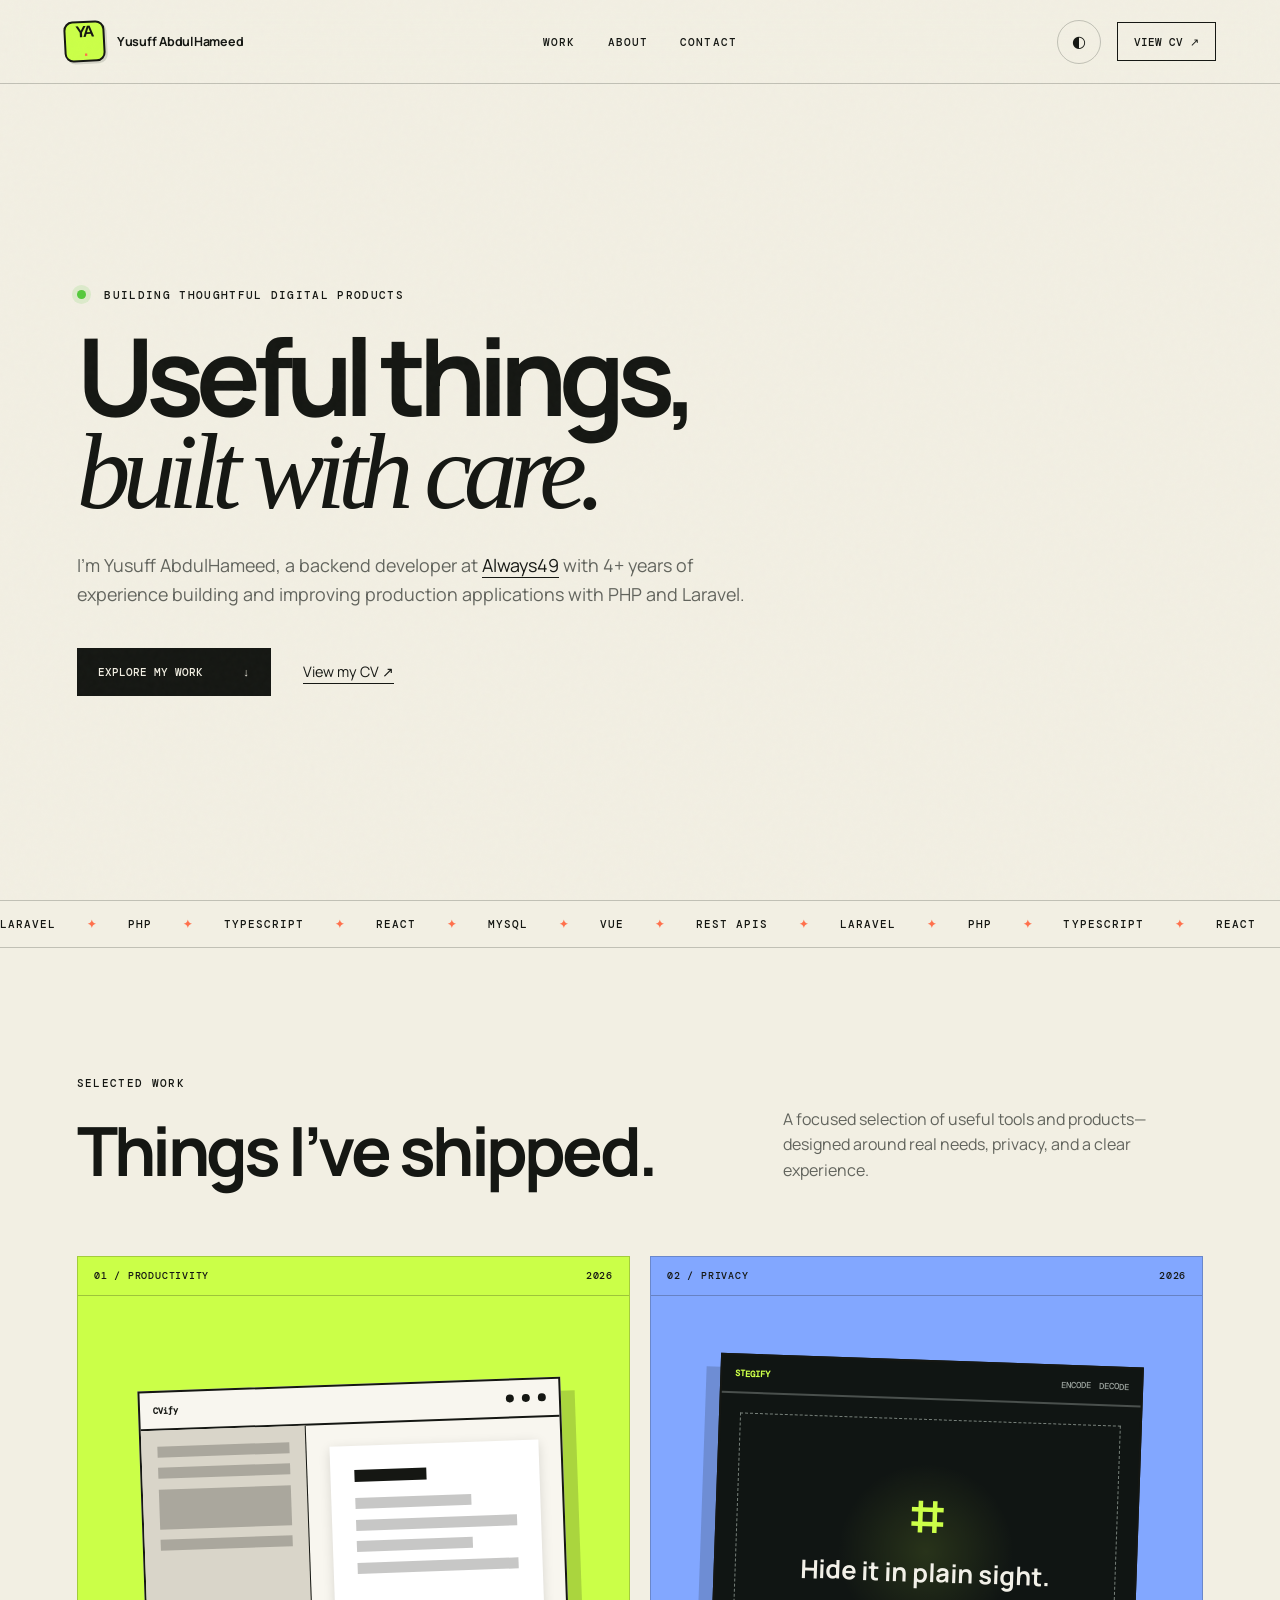
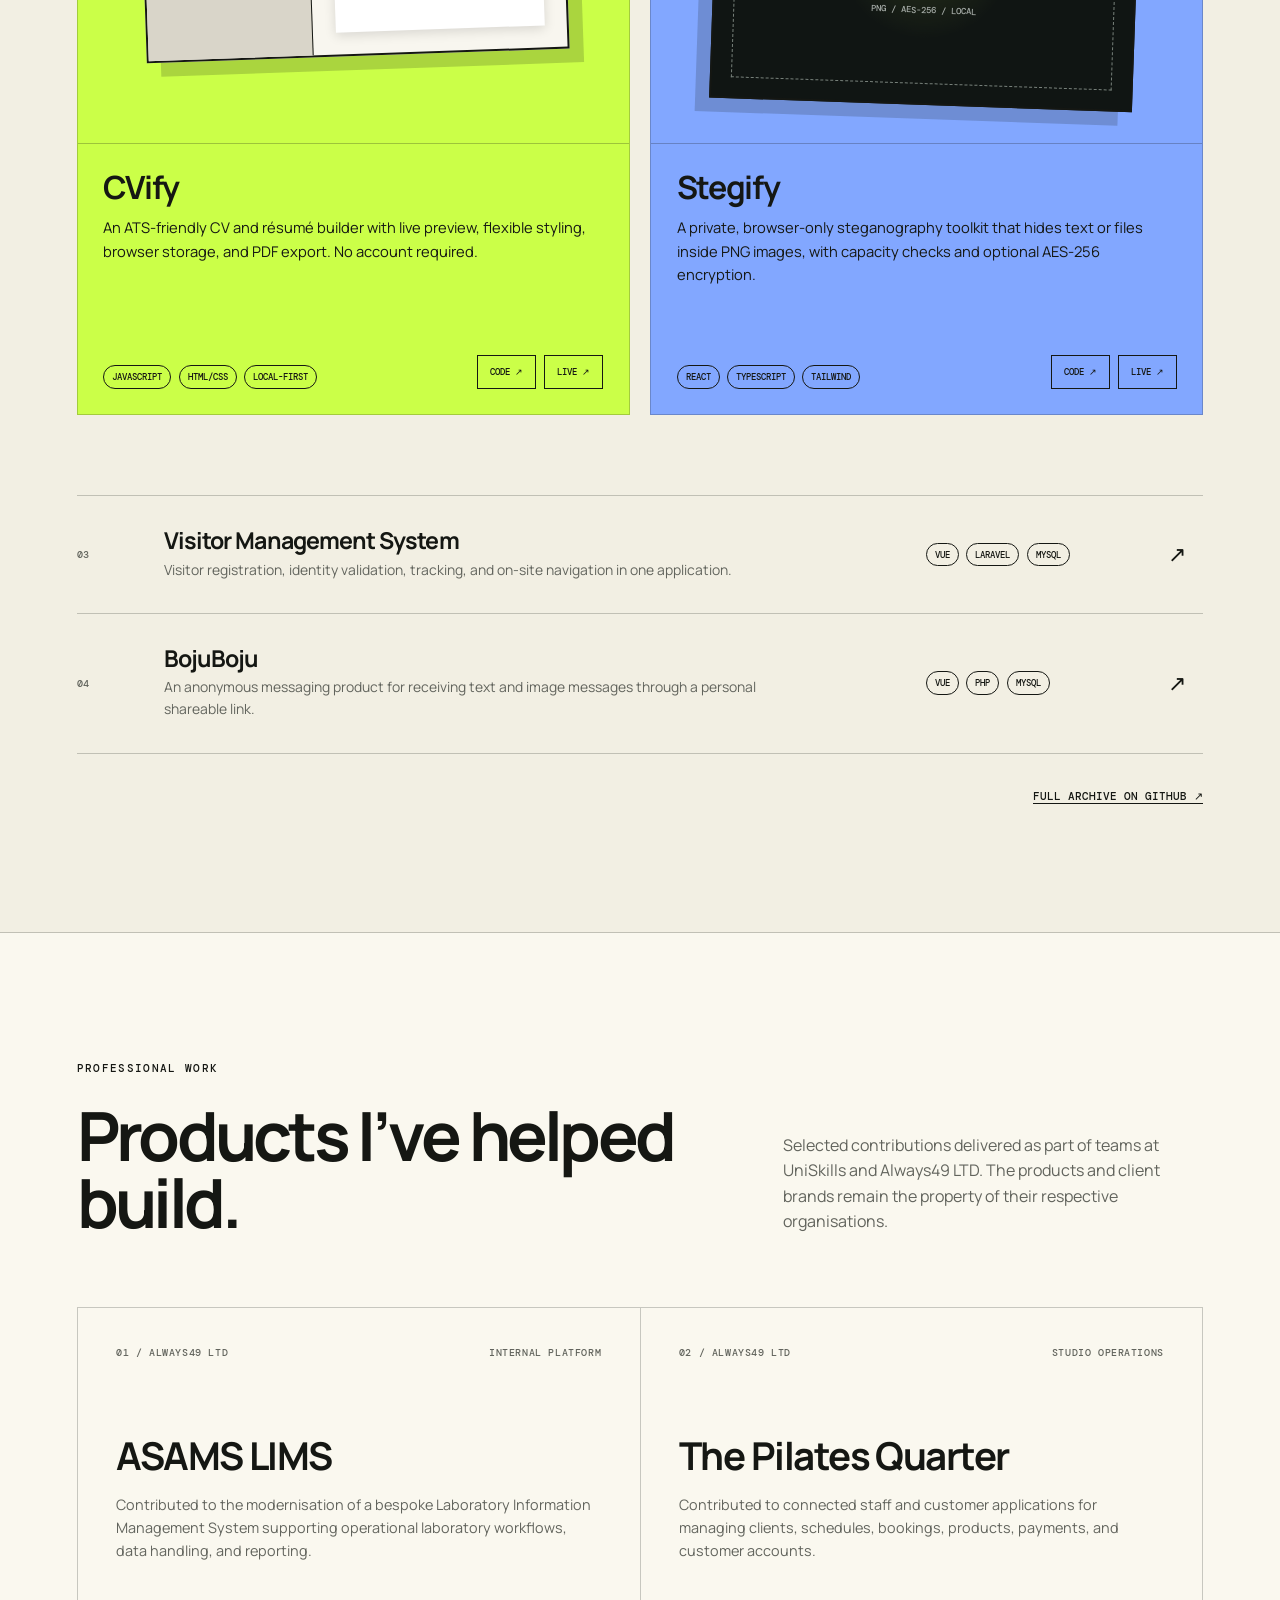
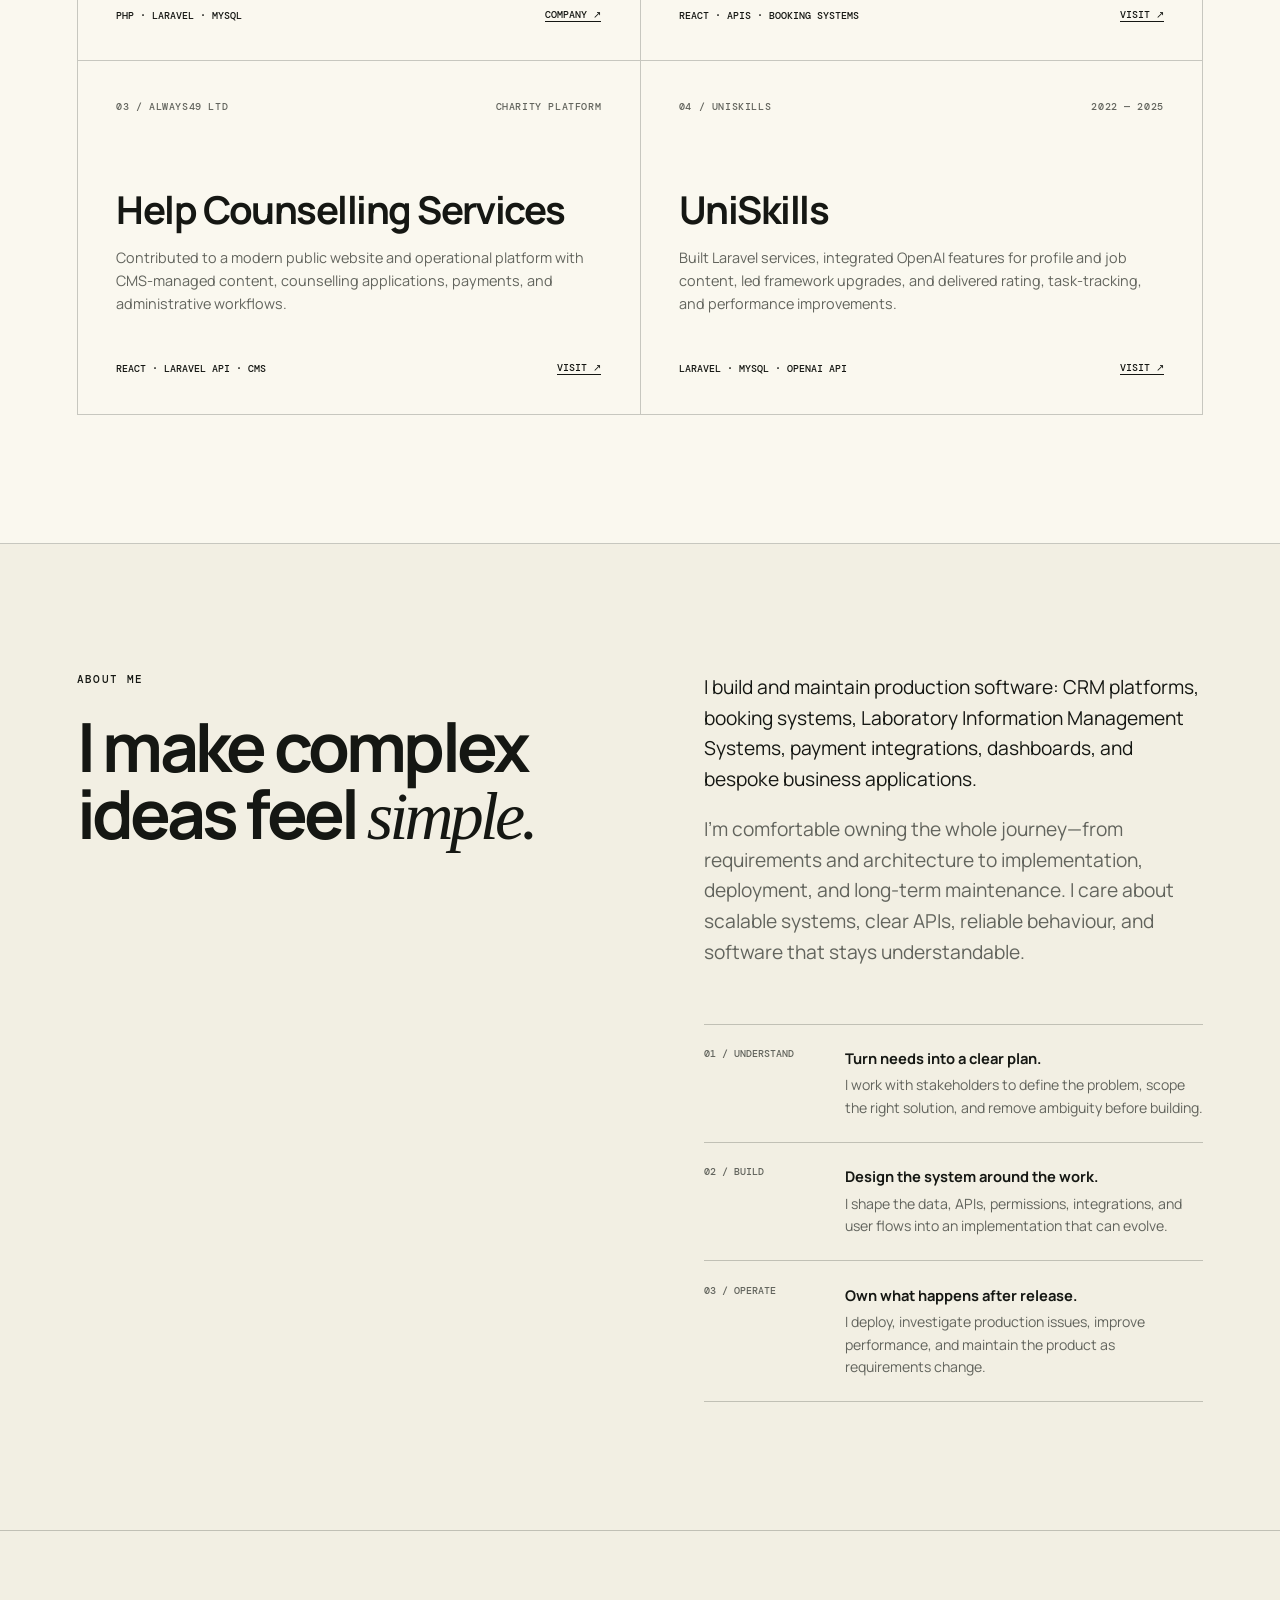
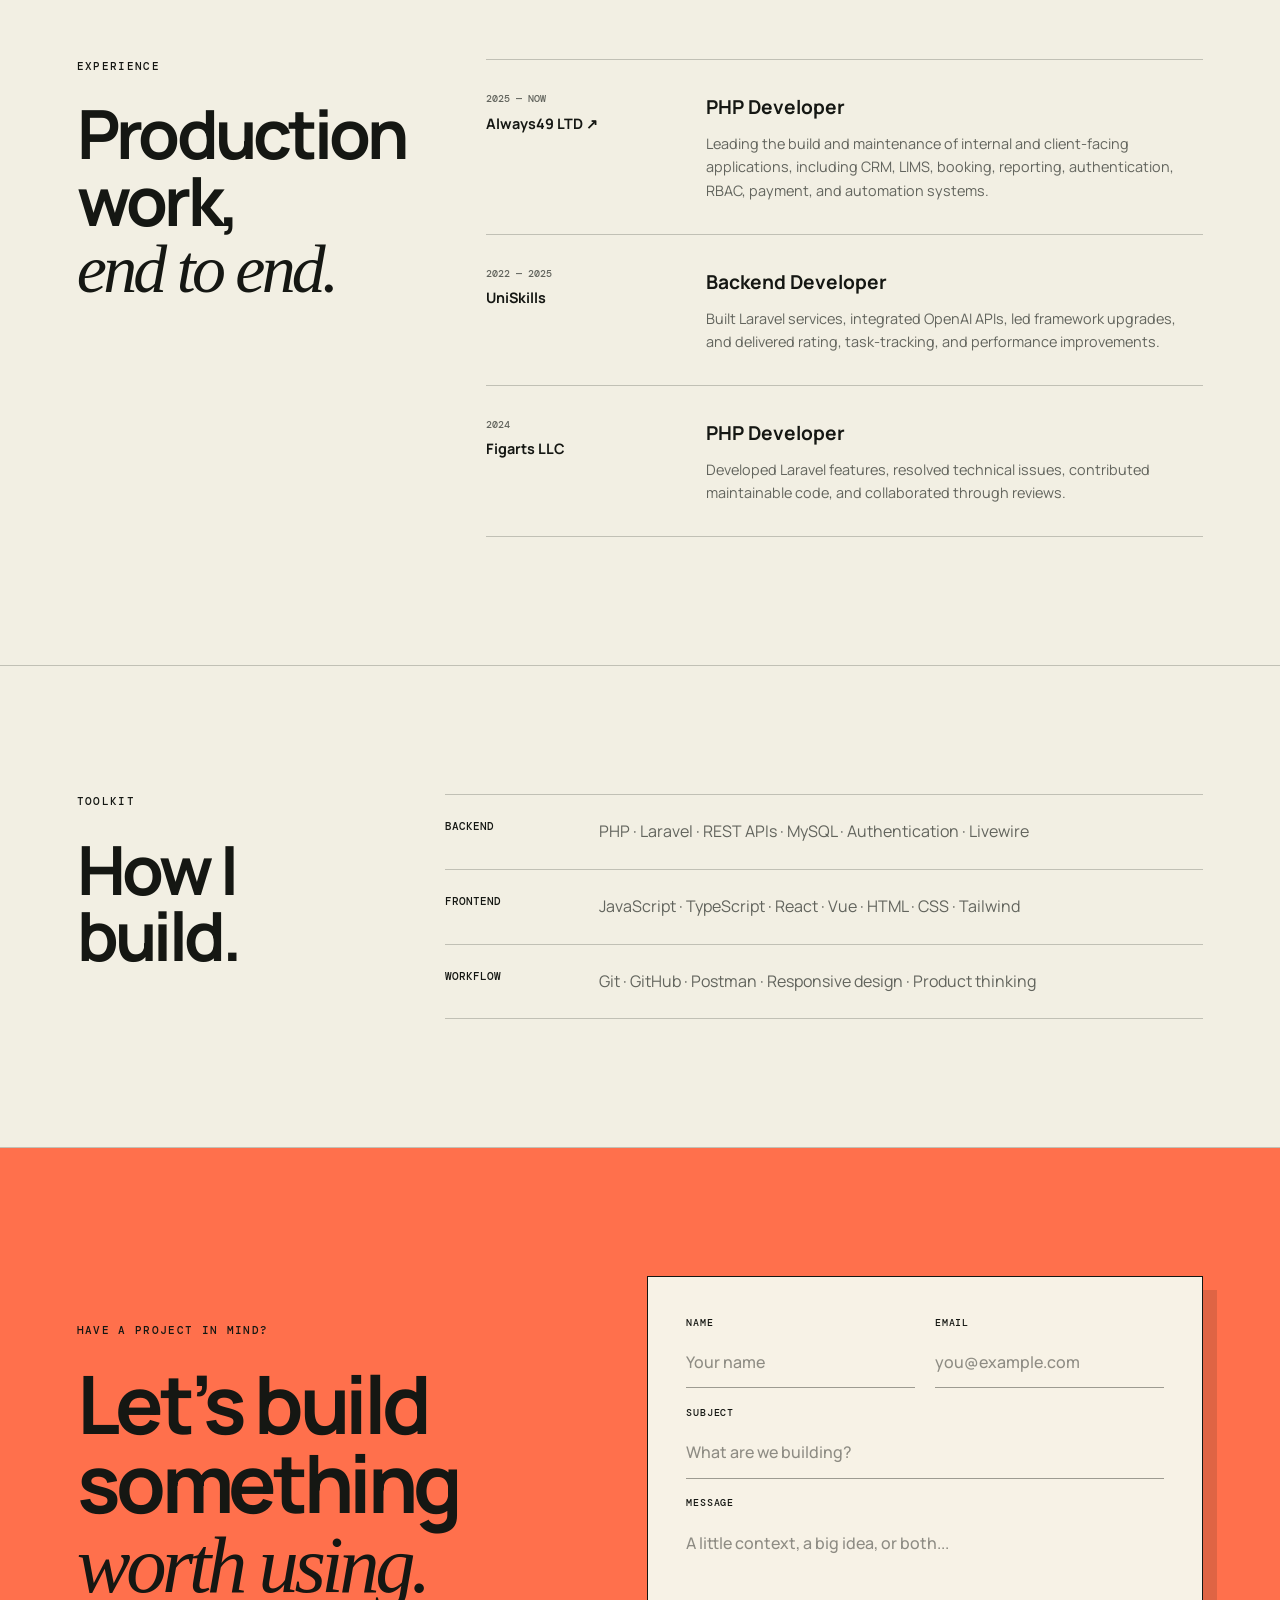
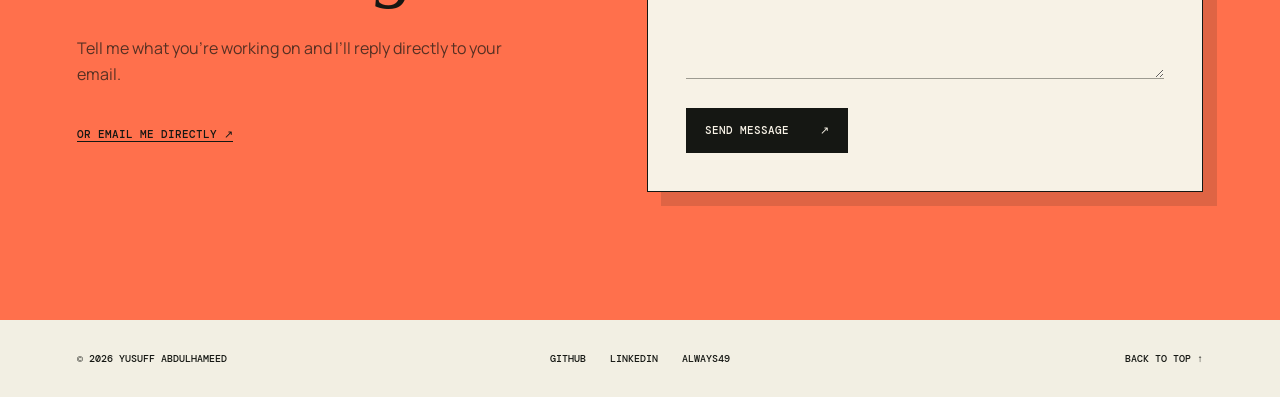
<file: index.html>
<!doctype html>
<html lang="en">
<head>
  <meta charset="utf-8">
  <meta name="viewport" content="width=device-width,initial-scale=1">
  <meta name="description" content="Yusuff AbdulHameed is a backend developer at Always49 building production web applications with PHP, Laravel, MySQL, JavaScript, React, and TypeScript.">
  <meta name="author" content="Yusuff AbdulHameed">
  <meta name="robots" content="index, follow, max-image-preview:large">
  <meta name="google-site-verification" content="m_BOcZ7d6FZKF3BkYfN6_lE_M1txneih5cZLnLTXyhE">
  <meta name="theme-color" content="#f2efe3">
  <meta property="og:title" content="Yusuff AbdulHameed | Backend Developer">
  <meta property="og:description" content="Backend developer at Always49 with 4+ years of experience building reliable production web applications.">
  <meta property="og:type" content="website">
  <meta property="og:url" content="https://youngyusuff6.netlify.app/">
  <meta property="og:site_name" content="Yusuff AbdulHameed">
  <meta property="og:locale" content="en_GB">
  <meta name="twitter:card" content="summary">
  <meta name="twitter:title" content="Yusuff AbdulHameed | Backend Developer">
  <meta name="twitter:description" content="Backend developer at Always49 building reliable web products with PHP, Laravel, and modern JavaScript.">
  <link rel="canonical" href="https://youngyusuff6.netlify.app/">
  <link rel="icon" href="favicon.svg" type="image/svg+xml">
  <link rel="preconnect" href="https://fonts.googleapis.com">
  <link rel="preconnect" href="https://fonts.gstatic.com" crossorigin>
  <link href="https://fonts.googleapis.com/css2?family=DM+Mono:wght@400;500&family=Manrope:wght@400;500;600;700;800&display=swap" rel="stylesheet">
  <link rel="stylesheet" href="styles.css">
  <script src="script.js" defer></script>
  <script type="application/ld+json">
  {
    "@context": "https://schema.org",
    "@graph": [
      {
        "@type": "Person",
        "@id": "https://youngyusuff6.netlify.app/#person",
        "name": "Yusuff AbdulHameed",
        "alternateName": ["AbdulHameed Yusuff", "Hameed Yusuff", "youngyusuff6"],
        "url": "https://youngyusuff6.netlify.app/",
        "jobTitle": "Backend Developer",
        "description": "Backend developer with more than four years of experience building production web applications with PHP and Laravel.",
        "sameAs": [
          "https://www.linkedin.com/in/youngyusuff6",
          "https://github.com/youngyusuff6"
        ],
        "worksFor": {
          "@type": "Organization",
          "name": "Always49 Ltd",
          "url": "https://always49.co.uk/",
          "sameAs": "https://find-and-update.company-information.service.gov.uk/company/11581706"
        },
        "knowsAbout": ["PHP", "Laravel", "MySQL", "REST APIs", "JavaScript", "TypeScript", "React", "Vue.js"]
      },
      {
        "@type": "WebSite",
        "@id": "https://youngyusuff6.netlify.app/#website",
        "url": "https://youngyusuff6.netlify.app/",
        "name": "Yusuff AbdulHameed | Backend Developer",
        "description": "The professional portfolio of Yusuff AbdulHameed.",
        "inLanguage": "en",
        "author": { "@id": "https://youngyusuff6.netlify.app/#person" }
      },
      {
        "@type": "ProfilePage",
        "@id": "https://youngyusuff6.netlify.app/#profile",
        "url": "https://youngyusuff6.netlify.app/",
        "name": "Yusuff AbdulHameed | Backend Developer",
        "isPartOf": { "@id": "https://youngyusuff6.netlify.app/#website" },
        "mainEntity": { "@id": "https://youngyusuff6.netlify.app/#person" }
      }
    ]
  }
  </script>
  <title>Yusuff AbdulHameed | Backend Developer</title>
</head>
<body id="top">
  <a class="skip-link" href="#main">Skip to content</a>
  <header class="site-header">
    <a class="wordmark" href="#top" aria-label="Yusuff AbdulHameed, home"><span class="logo-mark">YA<span>.</span></span><span class="logo-name">Yusuff AbdulHameed</span></a>
    <nav id="site-nav" aria-label="Main navigation"><a href="#work">Work</a><a href="#about">About</a><a href="#contact">Contact</a></nav>
    <div class="header-actions">
      <button class="theme-toggle" type="button" aria-label="Switch theme" aria-pressed="false"><span aria-hidden="true">◐</span></button>
      <a class="header-link" href="Yusuff_Abdulhameed_CV.PDF" target="_blank">View CV ↗</a>
      <button class="nav-toggle" type="button" aria-label="Open menu" aria-controls="site-nav" aria-expanded="false"><span></span><span></span></button>
    </div>
  </header>

  <main id="main">
    <section class="hero">
      <div class="hero-copy">
        <p class="eyebrow"><span></span> Building thoughtful digital products</p>
        <h1>Useful things,<br><em>built with care.</em></h1>
        <p class="intro">I’m Yusuff AbdulHameed, a backend developer at <a class="employer-link" href="https://always49.co.uk/about" target="_blank" rel="noreferrer">Always49</a> with 4+ years of experience building and improving production applications with PHP and Laravel.</p>
        <div class="hero-actions">
          <a class="button" href="#work">Explore my work <span>↓</span></a>
          <a class="inline-link" href="Yusuff_Abdulhameed_CV.PDF" target="_blank">View my CV ↗</a>
        </div>
      </div>
    </section>

    <div class="marquee" aria-label="Tools and technologies">
      <div class="marquee-track">
        <div class="marquee-group"><span>LARAVEL</span><b>✦</b><span>PHP</span><b>✦</b><span>TYPESCRIPT</span><b>✦</b><span>REACT</span><b>✦</b><span>MYSQL</span><b>✦</b><span>VUE</span><b>✦</b><span>REST APIS</span><b>✦</b></div>
        <div class="marquee-group" aria-hidden="true"><span>LARAVEL</span><b>✦</b><span>PHP</span><b>✦</b><span>TYPESCRIPT</span><b>✦</b><span>REACT</span><b>✦</b><span>MYSQL</span><b>✦</b><span>VUE</span><b>✦</b><span>REST APIS</span><b>✦</b></div>
      </div>
    </div>

    <section class="section work" id="work">
      <div class="section-head">
        <div><p class="kicker">Selected work</p><h2>Things I’ve shipped.</h2></div>
        <p>A focused selection of useful tools and products—designed around real needs, privacy, and a clear experience.</p>
      </div>

      <div class="featured-grid">
        <article class="feature cvify">
          <div class="project-meta"><span>01 / PRODUCTIVITY</span><span>2026</span></div>
          <div class="visual">
            <div class="cv-window">
              <div class="window-bar"><strong>CVify</strong><span></span><span></span><span></span></div>
              <div class="cv-layout"><div class="form-lines"><i></i><i></i><i></i><i></i></div><div class="paper"><b></b><i></i><i></i><i></i><i></i></div></div>
            </div>
          </div>
          <div class="project-copy">
            <div><h3>CVify</h3><p>An ATS-friendly CV and résumé builder with live preview, flexible styling, browser storage, and PDF export. No account required.</p></div>
            <div class="project-foot"><ul><li>JavaScript</li><li>HTML/CSS</li><li>Local-first</li></ul><div class="project-links"><a href="https://github.com/youngyusuff6/cvify" target="_blank" rel="noreferrer">Code ↗</a><a href="https://cvify-blue.vercel.app/" target="_blank" rel="noreferrer">Live ↗</a></div></div>
          </div>
        </article>

        <article class="feature stegify">
          <div class="project-meta"><span>02 / PRIVACY</span><span>2026</span></div>
          <div class="visual">
            <div class="steg-window">
              <div class="steg-bar"><strong>STEGIFY</strong><span>ENCODE</span><span>DECODE</span></div>
              <div class="dropzone"><b>⌗</b><strong>Hide it in plain sight.</strong><small>PNG / AES-256 / LOCAL</small></div>
            </div>
          </div>
          <div class="project-copy">
            <div><h3>Stegify</h3><p>A private, browser-only steganography toolkit that hides text or files inside PNG images, with capacity checks and optional AES-256 encryption.</p></div>
            <div class="project-foot"><ul><li>React</li><li>TypeScript</li><li>Tailwind</li></ul><div class="project-links"><a href="https://github.com/youngyusuff6/Stegify" target="_blank" rel="noreferrer">Code ↗</a><a href="https://stegify-us.vercel.app/" target="_blank" rel="noreferrer">Live ↗</a></div></div>
          </div>
        </article>
      </div>

      <div class="project-list">
        <article><span>03</span><div><h3>Visitor Management System</h3><p>Visitor registration, identity validation, tracking, and on-site navigation in one application.</p></div><ul><li>Vue</li><li>Laravel</li><li>MySQL</li></ul><a href="https://github.com/youngyusuff6/VMS" target="_blank" rel="noreferrer" aria-label="View VMS on GitHub">↗</a></article>
        <article><span>04</span><div><h3>BojuBoju</h3><p>An anonymous messaging product for receiving text and image messages through a personal shareable link.</p></div><ul><li>Vue</li><li>PHP</li><li>MySQL</li></ul><a href="https://github.com/youngyusuff6/BojuBoju" target="_blank" rel="noreferrer" aria-label="View BojuBoju on GitHub">↗</a></article>
      </div>
      <a class="archive-link" href="https://github.com/youngyusuff6?tab=repositories" target="_blank" rel="noreferrer">Full archive on GitHub ↗</a>
    </section>

    <section class="section professional-work" id="professional-work">
      <div class="section-head">
        <div><p class="kicker">Professional work</p><h2>Products I’ve helped build.</h2></div>
        <p>Selected contributions delivered as part of teams at UniSkills and Always49 LTD. The products and client brands remain the property of their respective organisations.</p>
      </div>
      <div class="professional-grid">
        <article>
          <div class="professional-meta"><span>01 / ALWAYS49 LTD</span><span>INTERNAL PLATFORM</span></div>
          <h3>ASAMS LIMS</h3>
          <p>Contributed to the modernisation of a bespoke Laboratory Information Management System supporting operational laboratory workflows, data handling, and reporting.</p>
          <div class="professional-foot"><span>PHP · Laravel · MySQL</span><a href="https://www.asams.co.uk/" target="_blank" rel="noreferrer" aria-label="Visit ASAMS">Company ↗</a></div>
        </article>
        <article>
          <div class="professional-meta"><span>02 / ALWAYS49 LTD</span><span>STUDIO OPERATIONS</span></div>
          <h3>The Pilates Quarter</h3>
          <p>Contributed to connected staff and customer applications for managing clients, schedules, bookings, products, payments, and customer accounts.</p>
          <div class="professional-foot"><span>React · APIs · Booking systems</span><a href="https://thepilatesquarter.com/" target="_blank" rel="noreferrer" aria-label="Visit The Pilates Quarter">Visit ↗</a></div>
        </article>
        <article>
          <div class="professional-meta"><span>03 / ALWAYS49 LTD</span><span>CHARITY PLATFORM</span></div>
          <h3>Help Counselling Services</h3>
          <p>Contributed to a modern public website and operational platform with CMS-managed content, counselling applications, payments, and administrative workflows.</p>
          <div class="professional-foot"><span>React · Laravel API · CMS</span><a href="https://helpcounselling.co.uk/" target="_blank" rel="noreferrer" aria-label="Visit Help Counselling Services">Visit ↗</a></div>
        </article>
        <article>
          <div class="professional-meta"><span>04 / UNISKILLS</span><span>2022 — 2025</span></div>
          <h3>UniSkills</h3>
          <p>Built Laravel services, integrated OpenAI features for profile and job content, led framework upgrades, and delivered rating, task-tracking, and performance improvements.</p>
          <div class="professional-foot"><span>Laravel · MySQL · OpenAI API</span><a href="https://uniskills.net/" target="_blank" rel="noreferrer" aria-label="Visit UniSkills">Visit ↗</a></div>
        </article>
      </div>
    </section>

    <section class="section about" id="about">
      <div class="about-title"><p class="kicker">About me</p><h2>I make complex ideas feel <em>simple.</em></h2></div>
      <div class="about-copy">
        <p>I build and maintain production software: CRM platforms, booking systems, Laboratory Information Management Systems, payment integrations, dashboards, and bespoke business applications.</p>
        <p>I’m comfortable owning the whole journey—from requirements and architecture to implementation, deployment, and long-term maintenance. I care about scalable systems, clear APIs, reliable behaviour, and software that stays understandable.</p>
        <div class="principles" aria-label="How I work">
          <div><span>01 / UNDERSTAND</span><p><strong>Turn needs into a clear plan.</strong> I work with stakeholders to define the problem, scope the right solution, and remove ambiguity before building.</p></div>
          <div><span>02 / BUILD</span><p><strong>Design the system around the work.</strong> I shape the data, APIs, permissions, integrations, and user flows into an implementation that can evolve.</p></div>
          <div><span>03 / OPERATE</span><p><strong>Own what happens after release.</strong> I deploy, investigate production issues, improve performance, and maintain the product as requirements change.</p></div>
        </div>
      </div>
    </section>

    <section class="section experience" id="experience">
      <div><p class="kicker">Experience</p><h2>Production work,<br><em>end to end.</em></h2></div>
      <div class="timeline">
        <article><div><span>2025 — NOW</span><strong><a href="https://always49.co.uk/about" target="_blank" rel="noreferrer">Always49 LTD ↗</a></strong></div><div><h3>PHP Developer</h3><p>Leading the build and maintenance of internal and client-facing applications, including CRM, LIMS, booking, reporting, authentication, RBAC, payment, and automation systems.</p></div></article>
        <article><div><span>2022 — 2025</span><strong>UniSkills</strong></div><div><h3>Backend Developer</h3><p>Built Laravel services, integrated OpenAI APIs, led framework upgrades, and delivered rating, task-tracking, and performance improvements.</p></div></article>
        <article><div><span>2024</span><strong>Figarts LLC</strong></div><div><h3>PHP Developer</h3><p>Developed Laravel features, resolved technical issues, contributed maintainable code, and collaborated through reviews.</p></div></article>
      </div>
    </section>

    <section class="section toolkit">
      <div><p class="kicker">Toolkit</p><h2>How I build.</h2></div>
      <div class="tools"><div><span>Backend</span><p>PHP · Laravel · REST APIs · MySQL · Authentication · Livewire</p></div><div><span>Frontend</span><p>JavaScript · TypeScript · React · Vue · HTML · CSS · Tailwind</p></div><div><span>Workflow</span><p>Git · GitHub · Postman · Responsive design · Product thinking</p></div></div>
    </section>

    <section class="contact" id="contact">
      <div class="contact-copy">
        <p class="kicker">Have a project in mind?</p>
        <h2>Let’s build something<br><em>worth using.</em></h2>
        <p>Tell me what you’re working on and I’ll reply directly to your email.</p>
        <a href="mailto:youngyusuff006@gmail.com">Or email me directly ↗</a>
      </div>
      <form id="contact-form" class="contact-form">
        <div class="form-row">
          <label>Name<input name="name" type="text" autocomplete="name" maxlength="100" required placeholder="Your name"></label>
          <label>Email<input name="email" type="email" autocomplete="email" maxlength="160" required placeholder="you@example.com"></label>
        </div>
        <label>Subject<input name="subject" type="text" maxlength="160" required placeholder="What are we building?"></label>
        <label>Message<textarea name="message" rows="6" maxlength="5000" required placeholder="A little context, a big idea, or both..."></textarea></label>
        <label class="form-trap" aria-hidden="true">Company<input name="company" type="text" tabindex="-1" autocomplete="off"></label>
        <div class="form-submit"><button type="submit">Send message <span>↗</span></button><p id="form-status" role="status" aria-live="polite"></p></div>
      </form>
    </section>
  </main>

  <footer><p>© <span id="year">2026</span> Yusuff AbdulHameed</p><div><a href="https://github.com/youngyusuff6" target="_blank" rel="me noreferrer">GitHub</a><a href="https://www.linkedin.com/in/youngyusuff6" target="_blank" rel="me noreferrer">LinkedIn</a><a href="https://always49.co.uk/about" target="_blank" rel="noreferrer">Always49</a></div><a href="#top">Back to top ↑</a></footer>
</body>
</html>
</file>
<file: styles.css>
:root{--paper:#f2efe3;--soft:#faf8ef;--ink:#151713;--muted:#62645d;--line:rgba(21,23,19,.22);--acid:#cbff48;--blue:#82a7ff;--orange:#ff704c;--glass:rgba(242,239,227,.88)}
[data-theme=dark]{--paper:#161813;--soft:#20221d;--ink:#f5f0df;--muted:#a9aa9f;--line:rgba(245,240,223,.22);--glass:rgba(22,24,19,.9)}
*{box-sizing:border-box}html{scroll-behavior:smooth}body{margin:0;color:var(--ink);background:var(--paper);font:16px/1.6 Manrope,sans-serif;transition:.25s}body:before{content:"";position:fixed;inset:0;z-index:90;pointer-events:none;opacity:.1;background-image:url("data:image/svg+xml,%3Csvg viewBox='0 0 180 180' xmlns='http://www.w3.org/2000/svg'%3E%3Cfilter id='n'%3E%3CfeTurbulence type='fractalNoise' baseFrequency='.9' numOctaves='3' stitchTiles='stitch'/%3E%3C/filter%3E%3Crect width='100%25' height='100%25' filter='url(%23n)' opacity='.22'/%3E%3C/svg%3E")}a{color:inherit;text-decoration:none}button{color:inherit;font:inherit}p,h1,h2,h3{margin-top:0}::selection{background:var(--acid);color:#151713}.skip-link{position:fixed;top:-5rem;left:1rem;z-index:100;padding:.7rem 1rem;background:var(--ink);color:var(--paper)}.skip-link:focus{top:1rem}
.site-header{position:sticky;top:0;z-index:50;height:84px;display:grid;grid-template-columns:1fr auto 1fr;align-items:center;padding:0 clamp(1.25rem,5vw,5rem);border-bottom:1px solid var(--line);background:var(--glass);backdrop-filter:blur(16px)}.wordmark{width:max-content;font-size:1.5rem;font-weight:800;letter-spacing:-.08em}.wordmark span{color:var(--orange)}nav{display:flex;gap:2rem;font:500 .7rem DM Mono,monospace;letter-spacing:.1em;text-transform:uppercase}nav a,footer a{position:relative}nav a:after,footer a:after{content:"";position:absolute;left:0;right:100%;bottom:-4px;height:1px;background:currentColor;transition:.2s}nav a:hover:after,footer a:hover:after{right:0}.header-actions{justify-self:end;display:flex;align-items:center;gap:1rem}.theme-toggle,.nav-toggle{width:2.75rem;height:2.75rem;border:1px solid var(--line);border-radius:50%;background:transparent;cursor:pointer;transition:.2s}.theme-toggle:hover{transform:rotate(25deg);background:var(--soft)}.header-link{padding:.7rem 1rem;border:1px solid var(--ink);font:500 .68rem DM Mono,monospace;text-transform:uppercase}.nav-toggle{display:none;place-content:center;gap:5px}.nav-toggle span{display:block;width:16px;height:1px;background:currentColor;transition:.2s}.menu-open .nav-toggle span:first-child{transform:translateY(3px) rotate(45deg)}.menu-open .nav-toggle span:last-child{transform:translateY(-3px) rotate(-45deg)}
.hero{min-height:calc(100vh - 84px);display:grid;grid-template-columns:minmax(0,1.45fr) minmax(320px,.55fr);border-bottom:1px solid var(--line)}.hero-copy{padding:clamp(4rem,8vw,8.5rem) clamp(1.25rem,6vw,7.5rem);display:flex;flex-direction:column;justify-content:center}.eyebrow,.kicker{margin-bottom:1.7rem;font:500 .69rem DM Mono,monospace;letter-spacing:.12em;text-transform:uppercase}.eyebrow>span{display:inline-block;width:.55rem;height:.55rem;margin-right:.65rem;border-radius:50%;background:#55ca3d;box-shadow:0 0 0 5px rgba(85,202,61,.14)}h1{max-width:1000px;margin-bottom:2rem;font-size:clamp(3.7rem,8.4vw,8.8rem);font-weight:700;line-height:.86;letter-spacing:-.075em}h1 em,h2 em{font-family:Georgia,serif;font-weight:400}.intro{max-width:680px;margin-bottom:2.5rem;color:var(--muted);font-size:clamp(1rem,1.4vw,1.25rem)}.hero-actions{display:flex;align-items:center;gap:2rem}.button{display:flex;gap:2.5rem;align-items:center;padding:1rem 1.25rem;color:var(--paper);background:var(--ink);border:1px solid var(--ink);font:500 .7rem DM Mono,monospace;text-transform:uppercase}.button span{transition:.2s}.button:hover span{transform:translateY(4px)}.inline-link{border-bottom:1px solid;font-size:.9rem}.hero-art{position:relative;min-height:620px;overflow:hidden;padding:1.5rem;color:#151713;background:var(--acid);border-left:1px solid var(--line)}.art-meta{position:relative;z-index:2;display:flex;justify-content:space-between;font:500 .65rem DM Mono,monospace;letter-spacing:.1em}.monogram{position:absolute;z-index:2;top:50%;left:50%;display:flex;transform:translate(-50%,-50%) rotate(-6deg);font-size:clamp(7rem,12vw,13rem);line-height:.8;letter-spacing:-.19em}.monogram b:last-child{color:transparent;-webkit-text-stroke:2px #151713}.hero-art>p{position:absolute;z-index:2;bottom:1.5rem;left:1.5rem;font:500 .67rem DM Mono,monospace}.hero-art>p span{margin-right:1rem;opacity:.5}.hero-art>i{position:absolute;width:135%;aspect-ratio:1;top:17%;left:-55%;border:1px solid rgba(21,23,19,.36);border-radius:50%}.hero-art>i:last-child{width:95%;top:28%;left:38%}
.marquee{overflow:hidden;padding:1rem 0;border-bottom:1px solid var(--line);white-space:nowrap;font:500 .67rem DM Mono,monospace;letter-spacing:.1em}.marquee-track{display:flex;width:max-content;will-change:transform;animation:marquee-scroll 24s linear infinite}.marquee-group{display:flex;flex:none;align-items:center;gap:clamp(1rem,2.4vw,2.5rem);padding-right:clamp(1rem,2.4vw,2.5rem)}.marquee b{color:var(--orange)}.marquee:hover .marquee-track{animation-play-state:paused}@keyframes marquee-scroll{to{transform:translateX(-50%)}}.section{padding:clamp(5rem,10vw,10rem) clamp(1.25rem,6vw,7.5rem);border-bottom:1px solid var(--line)}.section-head{display:grid;grid-template-columns:1fr minmax(260px,420px);gap:3rem;align-items:end;margin-bottom:4.5rem}.section h2,.contact h2{margin:0;font-size:clamp(2.7rem,5.3vw,5.8rem);line-height:.98;letter-spacing:-.055em}.section-head>p{margin:0;color:var(--muted)}
.featured-grid{display:grid;grid-template-columns:1fr 1fr;gap:1.25rem}.feature{min-width:0;color:#151713;border:1px solid var(--line)}.cvify{background:var(--acid)}.stegify{background:var(--blue)}.project-meta{display:flex;justify-content:space-between;padding:.8rem 1rem;border-bottom:1px solid rgba(21,23,19,.25);font:500 .62rem DM Mono,monospace;letter-spacing:.08em}.visual{height:clamp(300px,35vw,500px);display:grid;place-items:center;overflow:hidden;padding:clamp(2rem,5vw,5rem);border-bottom:1px solid rgba(21,23,19,.25)}.cv-window,.steg-window{width:100%;max-width:540px;border:2px solid #151713;box-shadow:14px 14px 0 rgba(21,23,19,.18);transform:rotate(-2deg)}.cv-window{background:#f8f6ef}.window-bar,.steg-bar{height:38px;display:flex;gap:.5rem;align-items:center;padding:0 .8rem;border-bottom:2px solid #151713;font:500 .55rem DM Mono,monospace}.window-bar strong,.steg-bar strong{margin-right:auto}.window-bar span{width:8px;height:8px;border-radius:50%;background:#151713}.cv-layout{display:grid;grid-template-columns:.65fr 1fr;min-height:230px}.form-lines{padding:1rem;border-right:1px solid #151713;background:#d9d5c9}.form-lines i,.paper i{display:block;height:11px;margin-bottom:.65rem;background:rgba(21,23,19,.24)}.form-lines i:nth-child(3){height:40px}.paper{margin:1.4rem;padding:1.5rem;background:#fff;box-shadow:0 3px 12px #0002}.paper b{display:block;width:45%;height:12px;margin-bottom:1rem;background:#151713}.paper i:nth-child(even){width:72%}.steg-window{color:#f2f0e8;background:#101513;box-shadow:-14px 14px 0 rgba(21,23,19,.18);transform:rotate(2deg)}.steg-bar{border-color:#4a504d}.steg-bar strong{color:var(--acid)}.steg-bar span{color:#9ba39e}.dropzone{min-height:265px;margin:1.2rem;display:flex;flex-direction:column;align-items:center;justify-content:center;border:1px dashed #77807a;background:radial-gradient(circle,rgba(203,255,72,.13),transparent 38%)}.dropzone>b{color:var(--acid);font-size:3.5rem;line-height:1}.dropzone>strong{margin:.6rem;font-size:clamp(1.1rem,2vw,1.7rem)}.dropzone small{color:#a6aca8;font:500 .55rem DM Mono,monospace}.project-copy{min-height:270px;padding:1.6rem;display:flex;flex-direction:column;justify-content:space-between}.project-copy h3,.project-list h3{margin-bottom:.7rem;font-size:clamp(1.6rem,2.5vw,2.4rem);line-height:1.1;letter-spacing:-.04em}.project-copy p{max-width:570px;font-size:.92rem}.project-foot{display:flex;gap:1rem;align-items:end;justify-content:space-between}.project-foot ul,.project-list ul{display:flex;flex-wrap:wrap;gap:.45rem;margin:0;padding:0;list-style:none}.project-foot li,.project-list li{padding:.3rem .5rem;border:1px solid;border-radius:99px;font:500 .55rem DM Mono,monospace;text-transform:uppercase}.project-foot>a{flex:0 0 auto;width:2.7rem;height:2.7rem;display:grid;place-items:center;border:1px solid;border-radius:50%;font-size:1.2rem;transition:.2s}.project-foot>a:hover{transform:rotate(45deg);background:#fff4}.project-list{margin-top:5rem;border-top:1px solid var(--line)}.project-list article{display:grid;grid-template-columns:55px minmax(260px,1fr) minmax(210px,auto) 35px;gap:2rem;align-items:center;padding:2rem 0;border-bottom:1px solid var(--line)}.project-list article>span{color:var(--muted);font:500 .65rem DM Mono,monospace}.project-list h3{margin-bottom:.3rem;font-size:1.45rem}.project-list p{max-width:620px;margin:0;color:var(--muted);font-size:.87rem}.project-list article>a{font-size:1.35rem;transition:.2s}.project-list article>a:hover{transform:translate(3px,-3px)}.archive-link{display:block;width:max-content;margin:2.2rem 0 0 auto;border-bottom:1px solid;font:500 .68rem DM Mono,monospace;text-transform:uppercase}
.about{display:grid;grid-template-columns:1fr 1fr;gap:clamp(3rem,10vw,10rem)}.about-title{position:sticky;top:125px;align-self:start}.about-copy>p{color:var(--muted);font-size:clamp(1.05rem,1.5vw,1.3rem)}.about-copy>p:first-child{color:var(--ink)}.principles{margin-top:3.5rem;border-top:1px solid var(--line)}.principles div{display:grid;grid-template-columns:125px 1fr;gap:1rem;padding:1.4rem 0;border-bottom:1px solid var(--line)}.principles span{color:var(--muted);font:500 .62rem DM Mono,monospace}.principles p{margin:0;color:var(--muted);font-size:.88rem}.principles strong{display:block;margin-bottom:.25rem;color:var(--ink);font-size:.92rem}.toolkit{display:grid;grid-template-columns:.55fr 1.45fr;gap:5rem}.tools{border-top:1px solid var(--line)}.tools div{display:grid;grid-template-columns:130px 1fr;gap:1.5rem;padding:1.5rem 0;border-bottom:1px solid var(--line)}.tools span{font:500 .67rem DM Mono,monospace;text-transform:uppercase}.tools p{margin:0;color:var(--muted)}
.project-links{display:flex;gap:.5rem}.project-links a{padding:.6rem .75rem;border:1px solid;font:500 .58rem DM Mono,monospace;text-transform:uppercase;transition:.2s}.project-links a:hover{color:#fff;background:#151713}.experience{display:grid;grid-template-columns:.55fr 1.45fr;gap:5rem}.timeline{border-top:1px solid var(--line)}.timeline article{display:grid;grid-template-columns:minmax(150px,.55fr) 1.45fr;gap:2rem;padding:2rem 0;border-bottom:1px solid var(--line)}.timeline article>div:first-child{display:flex;flex-direction:column;gap:.4rem}.timeline span{color:var(--muted);font:500 .64rem DM Mono,monospace}.timeline strong{font-size:.9rem}.timeline h3{margin-bottom:.6rem;font-size:1.2rem}.timeline p{margin:0;color:var(--muted);font-size:.9rem}
.contact{display:grid;grid-template-columns:.9fr 1.1fr;gap:clamp(3rem,9vw,9rem);align-items:center;padding:clamp(5rem,10vw,9rem) clamp(1.25rem,6vw,7.5rem);color:#151713;background:var(--orange)}.contact h2{font-size:clamp(3.2rem,6.3vw,7rem)}.contact-copy>p:not(.kicker){max-width:480px;margin:2rem 0;color:#151713b8}.contact-copy>a{border-bottom:1px solid;font:500 .68rem DM Mono,monospace;text-transform:uppercase}.contact-form{padding:clamp(1.4rem,3vw,2.5rem);border:1px solid #151713;background:#f7f2e6;box-shadow:14px 14px 0 #15171322}.contact-form label{display:flex;flex-direction:column;gap:.5rem;margin-bottom:1.1rem;font:500 .62rem DM Mono,monospace;letter-spacing:.08em;text-transform:uppercase}.contact-form input,.contact-form textarea{width:100%;padding:.9rem 0;color:#151713;background:transparent;border:0;border-bottom:1px solid #15171366;border-radius:0;outline:0;font:500 1rem Manrope,sans-serif;resize:vertical}.contact-form input:focus,.contact-form textarea:focus{border-color:#151713;box-shadow:0 1px 0 #151713}.contact-form input::placeholder,.contact-form textarea::placeholder{color:#15171377}.form-row{display:grid;grid-template-columns:1fr 1fr;gap:1.25rem}.form-trap{position:absolute!important;width:1px;height:1px;overflow:hidden;clip:rect(0,0,0,0)}.form-submit{display:flex;align-items:center;gap:1.2rem;margin-top:1.8rem}.form-submit button{flex:0 0 auto;padding:.9rem 1.1rem;color:#f7f2e6;background:#151713;border:1px solid #151713;cursor:pointer;font:500 .68rem DM Mono,monospace;text-transform:uppercase}.form-submit button:disabled{cursor:wait;opacity:.6}.form-submit button span{display:inline-block;margin-left:1.5rem}.form-submit p{margin:0;font-size:.78rem}.form-submit .success{color:#226c2d}.form-submit .error{color:#a32121}footer{display:grid;grid-template-columns:1fr auto 1fr;gap:2rem;align-items:center;padding:2rem clamp(1.25rem,6vw,7.5rem);font:500 .62rem DM Mono,monospace;text-transform:uppercase}footer p{margin:0}footer div{display:flex;gap:1.5rem}footer>a{justify-self:end}
@media(max-width:900px){.site-header{grid-template-columns:1fr auto}.nav-toggle{display:grid}.site-header nav{position:absolute;top:100%;left:0;right:0;display:flex;flex-direction:column;gap:0;padding:0 clamp(1.25rem,5vw,5rem);background:var(--paper);border-bottom:1px solid var(--line);visibility:hidden;opacity:0;transform:translateY(-8px);transition:.2s}.site-header nav a{padding:1.1rem 0;border-bottom:1px solid var(--line);font-size:.78rem}.site-header nav a:last-child{border-bottom:0}.site-header.menu-open nav{visibility:visible;opacity:1;transform:translateY(0)}.hero{grid-template-columns:1fr}.hero-art{min-height:520px;border-top:1px solid var(--line);border-left:0}.featured-grid,.about,.toolkit,.experience,.contact{grid-template-columns:1fr}.about-title{position:static}.project-list article{grid-template-columns:40px 1fr 35px}.project-list ul{grid-column:2}.project-list article>a{grid-column:3;grid-row:1/span 2}}
@media(max-width:600px){.site-header{height:72px}.header-actions{gap:.55rem}.header-link{display:none}.hero{min-height:auto}.hero-copy{padding-top:5rem;padding-bottom:5rem}h1{font-size:clamp(3.25rem,17vw,5.3rem)}.hero-actions{align-items:flex-start;flex-direction:column;gap:1.3rem}.hero-art{min-height:430px}.section-head{grid-template-columns:1fr;gap:1.5rem}.visual{height:285px;padding:2rem 1.2rem}.cv-layout{min-height:180px}.dropzone{min-height:190px}.project-copy{min-height:300px}.project-foot{align-items:flex-start;flex-direction:column}.project-links{width:100%}.project-links a{flex:1;text-align:center}.project-list article{grid-template-columns:1fr 30px;gap:1rem}.project-list article>span{display:none}.project-list ul{grid-column:1}.project-list article>a{grid-column:2}.toolkit{gap:2.5rem}.tools div,.timeline article{grid-template-columns:1fr;gap:.5rem}.contact h2{font-size:clamp(3rem,15vw,5rem)}.contact-form{padding:1.25rem}.form-row{grid-template-columns:1fr}.form-submit{align-items:flex-start;flex-direction:column}footer{grid-template-columns:1fr auto;gap:1.5rem 1rem}footer div{grid-row:2;gap:1rem}footer>a{grid-column:2;grid-row:1/span 2}}
@media(prefers-reduced-motion:reduce){*,*:before,*:after{scroll-behavior:auto!important;transition:none!important}.marquee{overflow-x:auto;scrollbar-width:none}.marquee::-webkit-scrollbar{display:none}.marquee-track{animation:none}.marquee-group[aria-hidden=true]{display:none}}
.wordmark{display:flex;align-items:center;gap:.75rem;font-size:inherit;letter-spacing:normal}.wordmark .logo-mark{display:grid;place-items:center;width:2.55rem;height:2.55rem;color:#151713;background:var(--acid);border:2px solid #151713;border-radius:9px;font:800 1rem/1 Arial,Helvetica,sans-serif;letter-spacing:-2px;transform:rotate(-3deg);box-shadow:2px 2px 0 #15171322}.wordmark .logo-mark>span{color:var(--orange)}.wordmark .logo-name{color:var(--ink);font-size:.78rem;font-weight:700;letter-spacing:-.02em}.hero{grid-template-columns:1fr}.hero-copy{min-height:calc(100vh - 84px);max-width:1500px;width:100%}
@media(max-width:600px){.principles div{grid-template-columns:1fr;gap:.5rem}}
@media(max-width:420px){.wordmark .logo-name{display:none}}
.professional-work{background:var(--soft)}.professional-grid{display:grid;grid-template-columns:1fr 1fr;border-top:1px solid var(--line);border-left:1px solid var(--line)}.professional-grid article{min-height:330px;display:flex;flex-direction:column;padding:clamp(1.4rem,3vw,2.5rem);border-right:1px solid var(--line);border-bottom:1px solid var(--line)}.professional-meta{display:flex;justify-content:space-between;gap:1rem;margin-bottom:clamp(3rem,6vw,6rem);color:var(--muted);font:500 .61rem DM Mono,monospace;letter-spacing:.06em}.professional-grid h3{margin-bottom:1rem;font-size:clamp(1.7rem,3vw,2.7rem);line-height:1.05;letter-spacing:-.04em}.professional-grid>article>p{max-width:600px;color:var(--muted);font-size:.9rem}.professional-foot{display:flex;align-items:end;justify-content:space-between;gap:1rem;margin-top:auto;padding-top:2rem}.professional-foot>span{font:500 .6rem DM Mono,monospace;text-transform:uppercase}.professional-foot>a{flex:0 0 auto;border-bottom:1px solid;font:500 .62rem DM Mono,monospace;text-transform:uppercase}
@media(max-width:700px){.professional-grid{grid-template-columns:1fr}.professional-grid article{min-height:300px}.professional-meta{margin-bottom:3rem}.professional-foot{align-items:flex-start;flex-direction:column}}
.employer-link{color:var(--ink);border-bottom:1px solid var(--ink)}.timeline strong a{border-bottom:1px solid transparent}.timeline strong a:hover{border-color:currentColor}footer div{flex-wrap:wrap}
</file>
